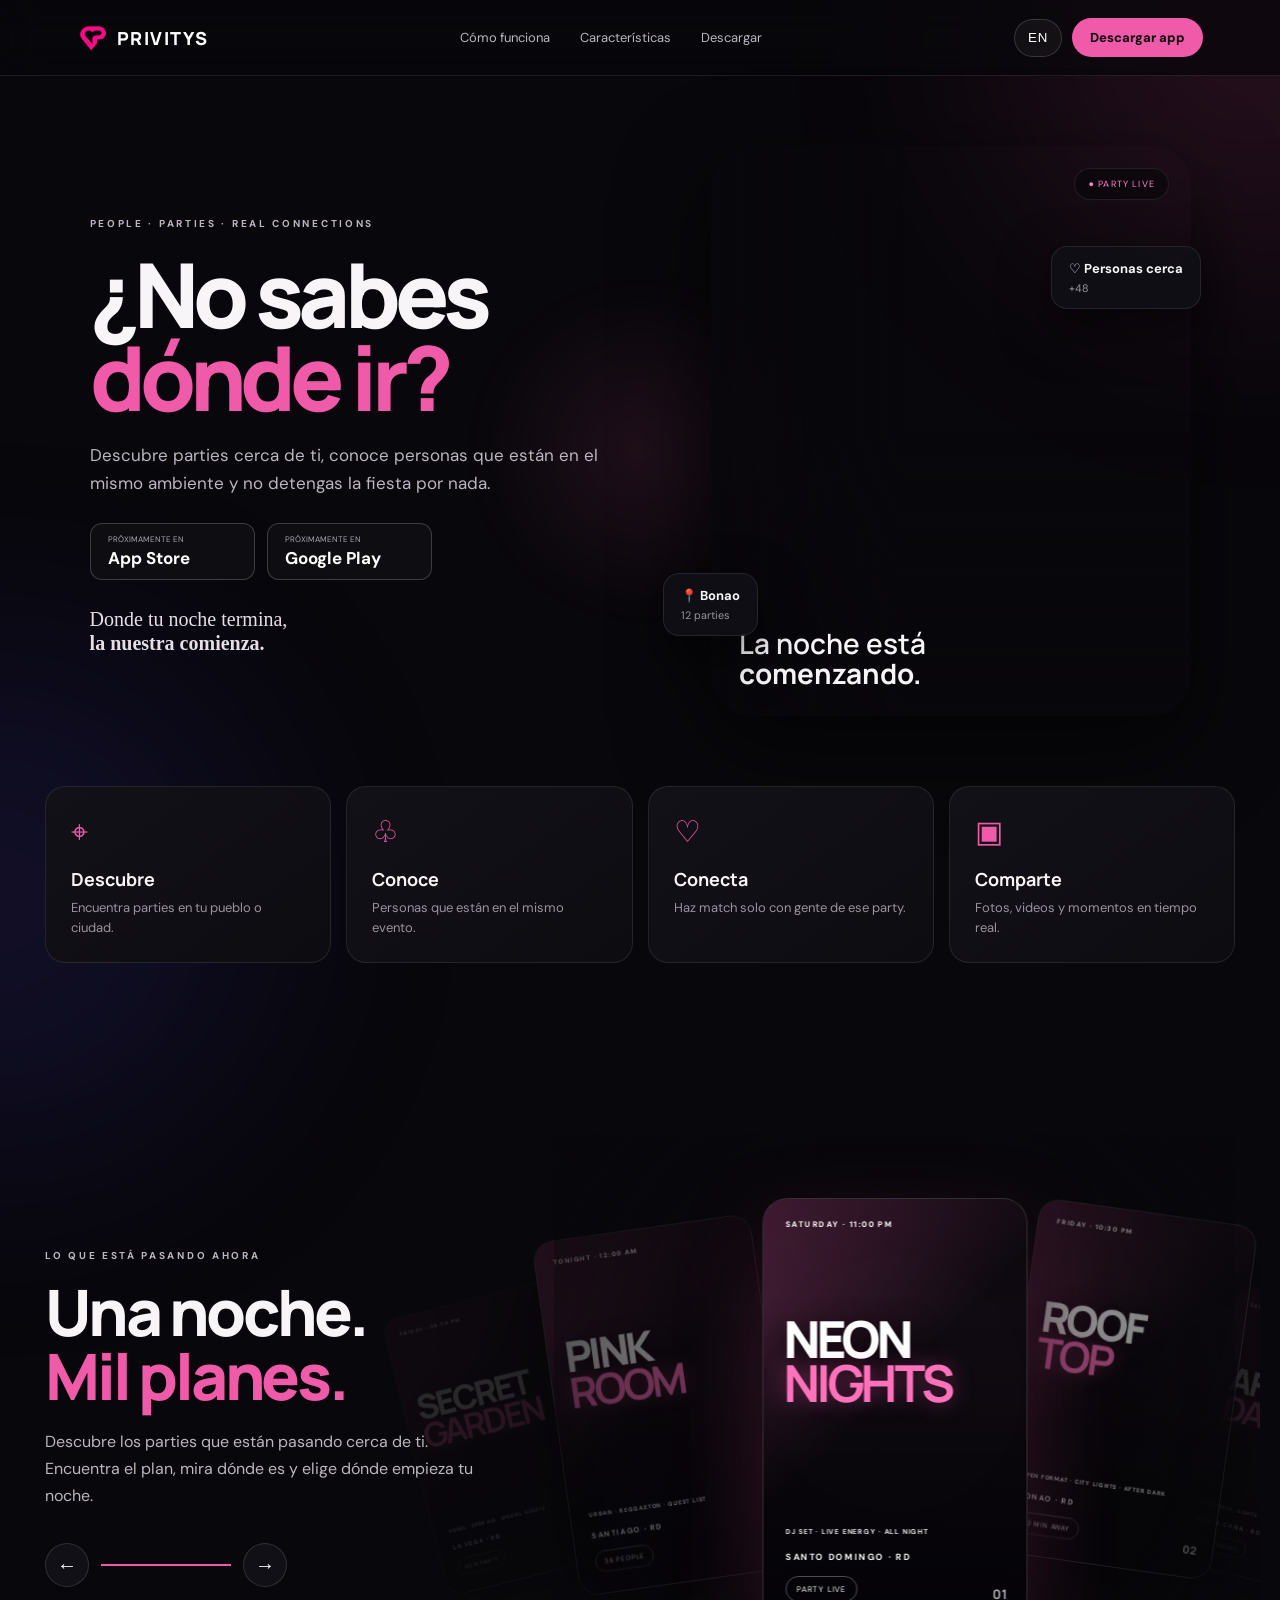
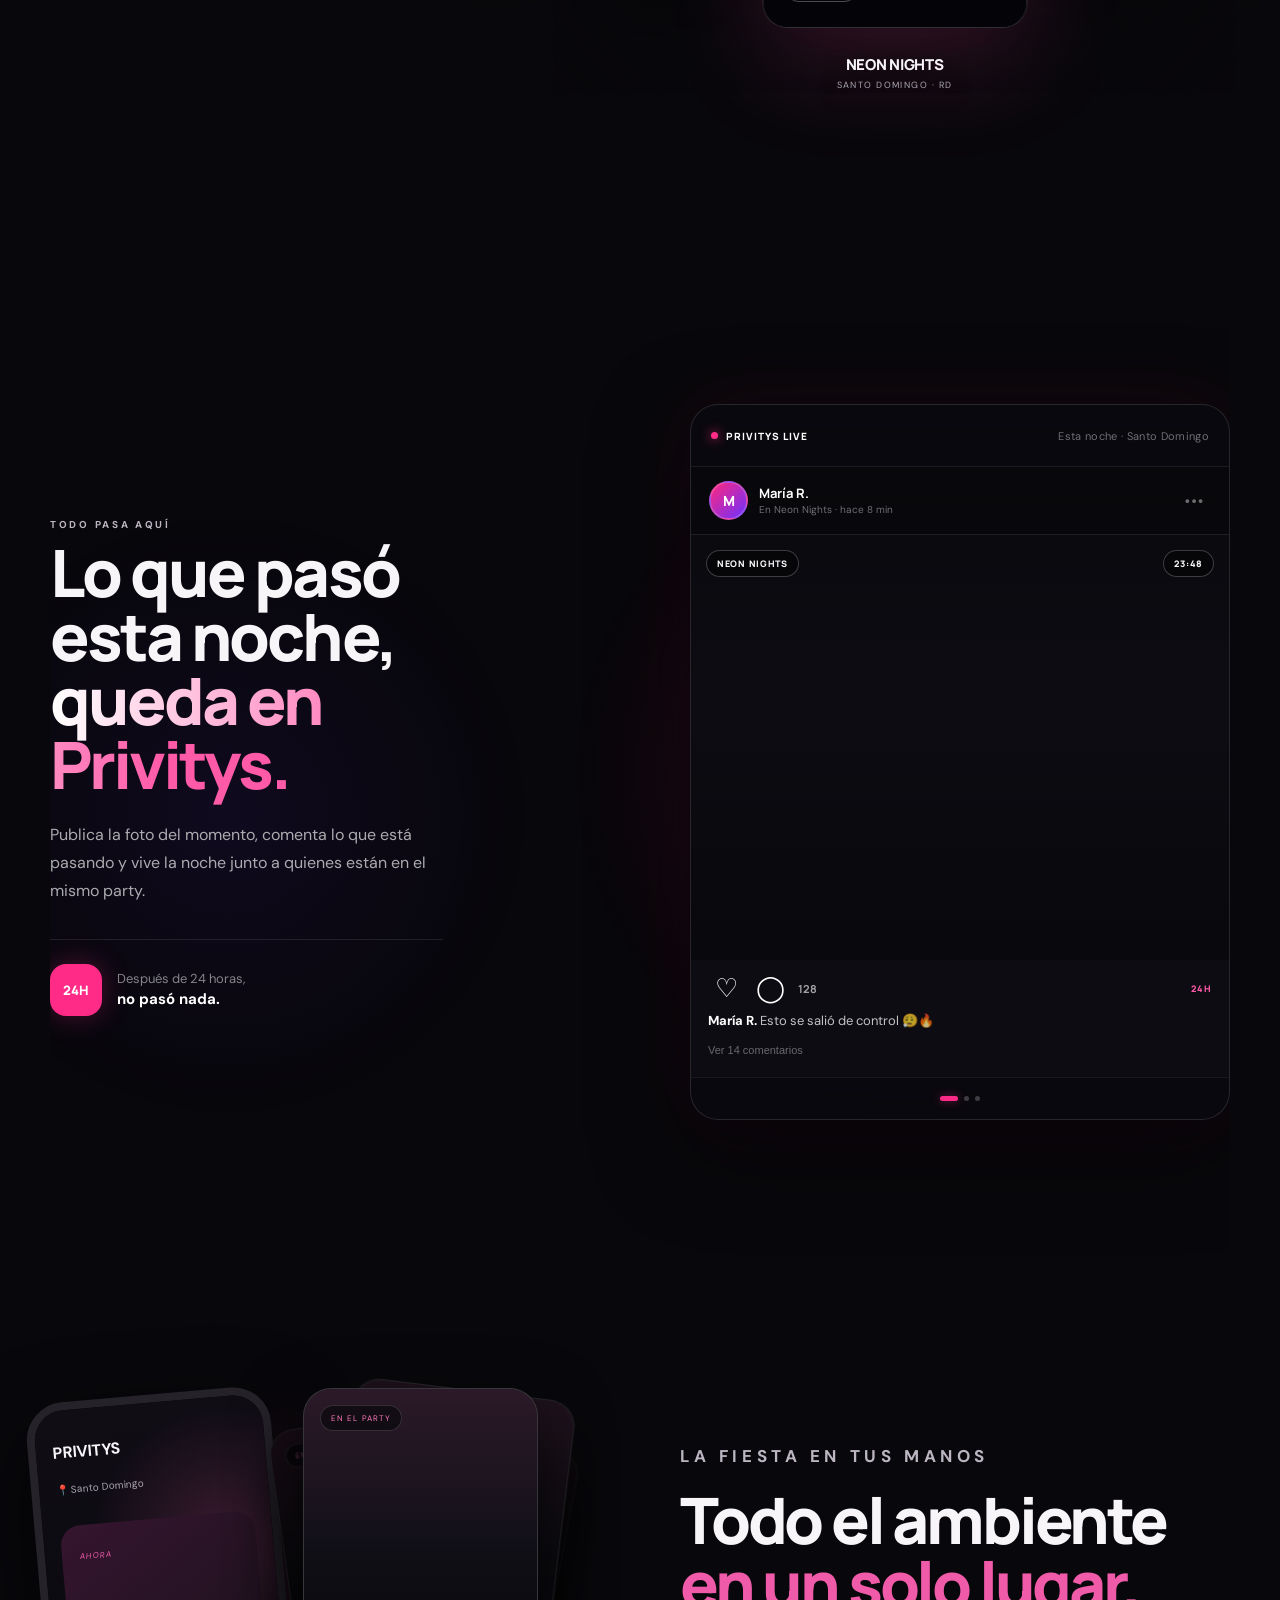
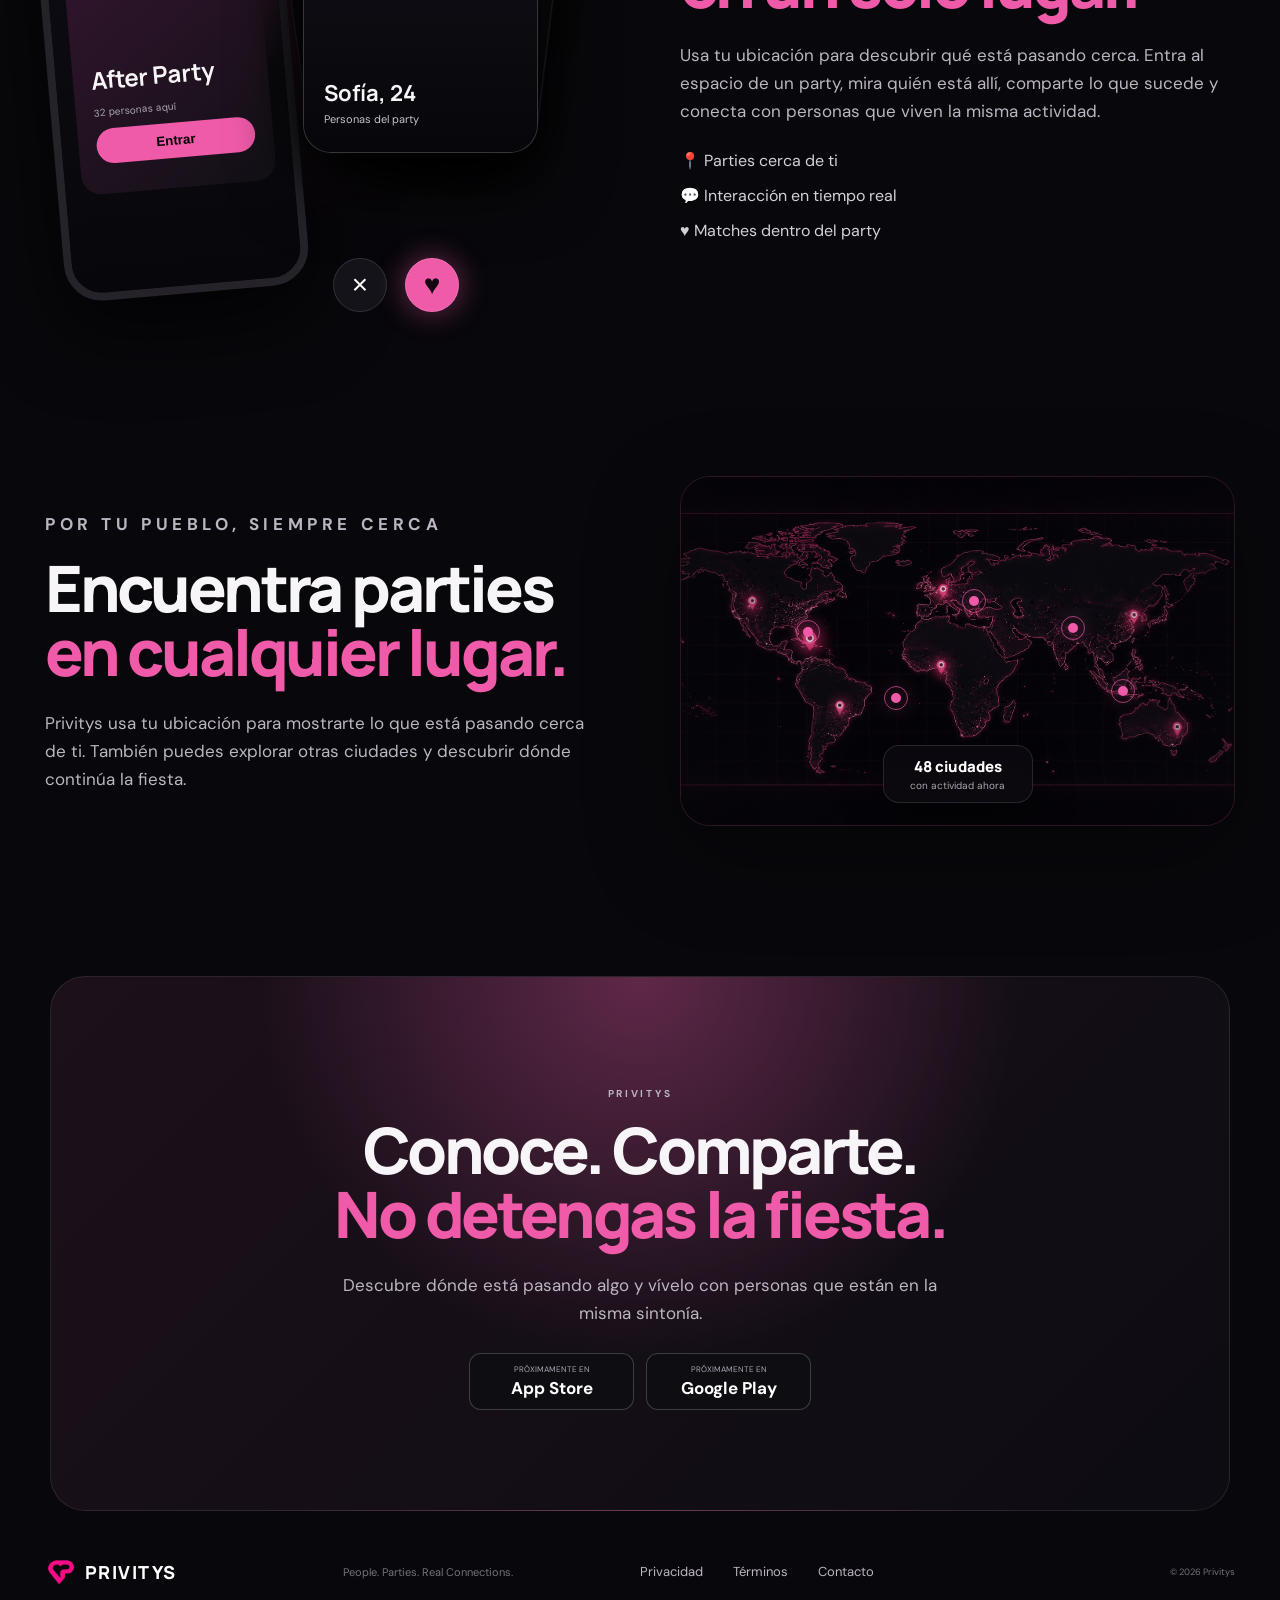
<file: index.html>
<!doctype html>
<html lang="es">
<head>
<meta charset="utf-8"><meta name="viewport" content="width=device-width,initial-scale=1">
<meta name="description" content="Privitys — descubre parties, conoce personas y conecta con gente que está viviendo la misma noche.">
<meta name="theme-color" content="#08070b"><title>Privitys — Donde tu noche termina, la nuestra comienza</title>
<link rel="preconnect" href="https://fonts.googleapis.com"><link rel="preconnect" href="https://fonts.gstatic.com" crossorigin>
<link href="https://fonts.googleapis.com/css2?family=DM+Sans:wght@400;500;600;700&family=Manrope:wght@500;600;700;800&display=swap" rel="stylesheet">
<link rel="stylesheet" href="./styles.css">
</head>
<body class="page-motion">
<div class="cursor-glow" aria-hidden="true"></div><div class="glow g1"></div><div class="glow g2"></div>
<header class="site-header reveal">
  <a class="brand" href="#"><img class="brand-mark" src="./privitys-logo.png" alt="PRIVITYS">PRIVITYS</a>
  <nav><a href="./como-funciona.html">Cómo funciona</a><a href="#features">Características</a><a href="#descargar">Descargar</a></nav>
  <div class="header-actions"><button class="lang-switch" type="button" data-lang-toggle aria-label="Cambiar idioma">EN</button><a class="cta small" href="#descargar">Descargar app</a></div>
</header>
<main>
<section class="hero reveal-section">
  <div class="copy">
    <p class="eyebrow">PEOPLE · PARTIES · REAL CONNECTIONS</p>
    <h1>¿No sabes<br><span>dónde ir?</span></h1>
    <p>Descubre parties cerca de ti, conoce personas que están en el mismo ambiente y no detengas la fiesta por nada.</p>
    <div class="stores" id="descargar"><a class="store" href="#"><small>PRÓXIMAMENTE EN</small><strong>App Store</strong></a><a class="store" href="#"><small>PRÓXIMAMENTE EN</small><strong>Google Play</strong></a></div>
    <div class="tagline">Donde tu noche termina,<br><strong>la nuestra comienza.</strong></div>
  </div>
  <div class="visual">
    <div class="photo"><span class="live">● PARTY LIVE</span><span class="caption">La noche está<br><b>comenzando.</b></span></div>
    <div class="float f1">📍 <b>Bonao</b><small>12 parties</small></div>
    <div class="float f2">♡ <b>Personas cerca</b><small>+48</small></div>
  </div>
</section>
<section class="features reveal-section" id="features">
 <article><i>⌖</i><h3>Descubre</h3><p>Encuentra parties en tu pueblo o ciudad.</p></article>
 <article><i>♧</i><h3>Conoce</h3><p>Personas que están en el mismo evento.</p></article>
 <article><i>♡</i><h3>Conecta</h3><p>Haz match solo con gente de ese party.</p></article>
 <article><i>▣</i><h3>Comparte</h3><p>Fotos, videos y momentos en tiempo real.</p></article>
</section>
<section class="party-flyers reveal-section" id="parties" aria-label="Flyers de parties que están pasando">
  <div class="flyer-copy">
    <p class="eyebrow">LO QUE ESTÁ PASANDO AHORA</p>
    <h2>Una noche.<br><span>Mil planes.</span></h2>
    <p>Descubre los parties que están pasando cerca de ti. Encuentra el plan, mira dónde es y elige dónde empieza tu noche.</p>
    <div class="flyer-controls" aria-label="Controles de flyers">
      <button type="button" id="flyerPrev" aria-label="Flyer anterior">←</button>
      <div class="flyer-progress"><span id="flyerProgressBar"></span></div>
      <button type="button" id="flyerNext" aria-label="Siguiente flyer">→</button>
    </div>
  </div>
  <div class="flyer-stage" id="flyerStage" aria-live="polite">
    <div class="flyer-track" id="flyerTrack">
      <article class="party-flyer flyer-photo" data-title="NEON NIGHTS" data-place="SANTO DOMINGO · RD" style="--flyer-photo:url('https://images.unsplash.com/photo-1514525253161-7a46d19cd819?auto=format&fit=crop&w=900&q=85')">
        <div class="flyer-overlay"></div><span class="flyer-kicker">SATURDAY · 11:00 PM</span><div class="flyer-main">NEON<br><b>NIGHTS</b></div><span class="flyer-line">DJ SET · LIVE ENERGY · ALL NIGHT</span><span class="flyer-place">SANTO DOMINGO · RD</span><span class="flyer-pill">PARTY LIVE</span><span class="flyer-number">01</span>
      </article>
      <article class="party-flyer flyer-photo" data-title="ROOFTOP HEAT" data-place="BONAO · RD" style="--flyer-photo:url('https://images.unsplash.com/photo-1506157786151-b8491531f063?auto=format&fit=crop&w=900&q=85')">
        <div class="flyer-overlay"></div><span class="flyer-kicker">FRIDAY · 10:30 PM</span><div class="flyer-main">ROOF<br><b>TOP</b></div><span class="flyer-line">OPEN FORMAT · CITY LIGHTS · AFTER DARK</span><span class="flyer-place">BONAO · RD</span><span class="flyer-pill">12 MIN AWAY</span><span class="flyer-number">02</span>
      </article>
      <article class="party-flyer flyer-photo" data-title="PINK ROOM" data-place="SANTIAGO · RD" style="--flyer-photo:url('https://images.unsplash.com/photo-1492684223066-81342ee5ff30?auto=format&fit=crop&w=900&q=85')">
        <div class="flyer-overlay"></div><span class="flyer-kicker">TONIGHT · 12:00 AM</span><div class="flyer-main">PINK<br><b>ROOM</b></div><span class="flyer-line">URBAN · REGGAETON · GUEST LIST</span><span class="flyer-place">SANTIAGO · RD</span><span class="flyer-pill">38 PEOPLE</span><span class="flyer-number">03</span>
      </article>
      <article class="party-flyer flyer-photo" data-title="AFTER DARK" data-place="PUNTA CANA · RD" style="--flyer-photo:url('https://images.unsplash.com/photo-1470229722913-7c0e2dbbafd3?auto=format&fit=crop&w=900&q=85')">
        <div class="flyer-overlay"></div><span class="flyer-kicker">SATURDAY · 11:45 PM</span><div class="flyer-main">AFTER<br><b>DARK</b></div><span class="flyer-line">DEEP HOUSE · LIGHTS · DANCEFLOOR</span><span class="flyer-place">PUNTA CANA · RD</span><span class="flyer-pill">HOT TONIGHT</span><span class="flyer-number">04</span>
      </article>
      <article class="party-flyer flyer-photo" data-title="SECRET GARDEN" data-place="LA VEGA · RD" style="--flyer-photo:url('https://images.unsplash.com/photo-1501386761578-eac5c94b800a?auto=format&fit=crop&w=900&q=85')">
        <div class="flyer-overlay"></div><span class="flyer-kicker">FRIDAY · 09:30 PM</span><div class="flyer-main">SECRET<br><b>GARDEN</b></div><span class="flyer-line">HOUSE · OPEN AIR · SPECIAL GUESTS</span><span class="flyer-place">LA VEGA · RD</span><span class="flyer-pill">NEW PARTY</span><span class="flyer-number">05</span>
      </article>
      <article class="party-flyer flyer-photo" data-title="MIDNIGHT" data-place="PUERTO PLATA · RD" style="--flyer-photo:url('https://images.unsplash.com/photo-1493225457124-a3eb161ffa5f?auto=format&fit=crop&w=900&q=85')">
        <div class="flyer-overlay"></div><span class="flyer-kicker">SUNDAY · 10:00 PM</span><div class="flyer-main">MID<br><b>NIGHT</b></div><span class="flyer-line">LIVE DJ · URBAN NIGHTS · NO SLEEP</span><span class="flyer-place">PUERTO PLATA · RD</span><span class="flyer-pill">27 PEOPLE</span><span class="flyer-number">06</span>
      </article>
    </div>
    <div class="flyer-vignette" aria-hidden="true"></div>
    <div class="flyer-caption"><span id="flyerCurrentName">NEON NIGHTS</span><small id="flyerCurrentPlace">SANTO DOMINGO · RD</small></div>
  </div>
</section>

<section class="privitys-feed reveal-section" id="feed" aria-label="Feed de Privitys durante la noche">
  <div class="feed-intro">
    <p class="eyebrow">TODO PASA AQUÍ</p>
    <h2>Lo que pasó esta noche,<br><span>queda en Privitys.</span></h2>
    <p>Publica la foto del momento, comenta lo que está pasando y vive la noche junto a quienes están en el mismo party.</p>
    <div class="feed-rule">
      <span>24H</span>
      <p>Después de 24 horas,<br><strong>no pasó nada.</strong></p>
    </div>
  </div>

  <div class="feed-wrap">
    <div class="feed-topbar">
      <div class="feed-live"><span></span> PRIVITYS LIVE</div>
      <span>Esta noche · Santo Domingo</span>
    </div>

    <div class="feed-posts" id="feedPosts">
      <article class="feed-post">
        <header class="post-head">
          <div class="avatar avatar-a">M</div>
          <div class="post-user"><strong>María R.</strong><span>En Neon Nights · hace 8 min</span></div>
          <button class="post-more" type="button" aria-label="Más opciones">•••</button>
        </header>
        <div class="post-photo" style="background-image:url('https://images.unsplash.com/photo-1516450360452-9312f5e86fc7?auto=format&fit=crop&w=1100&q=88')">
          <span class="post-party">NEON NIGHTS</span>
          <span class="post-time">23:48</span>
        </div>
        <div class="post-body">
          <div class="post-actions">
            <button type="button" class="feed-action like-action" aria-label="Me gusta">♡</button>
            <button type="button" class="feed-action comment-action" aria-label="Comentar">◯</button>
            <span class="post-count">128</span>
            <span class="post-24">24H</span>
          </div>
          <p><strong>María R.</strong> Esto se salió de control 😮‍💨🔥</p>
          <button type="button" class="comments-link">Ver 14 comentarios</button>
        </div>
      </article>

      <article class="feed-post">
        <header class="post-head">
          <div class="avatar avatar-b">J</div>
          <div class="post-user"><strong>Javier M.</strong><span>En Rooftop Heat · hace 14 min</span></div>
          <button class="post-more" type="button" aria-label="Más opciones">•••</button>
        </header>
        <div class="post-photo" style="background-image:url('https://images.unsplash.com/photo-1506157786151-b8491531f063?auto=format&fit=crop&w=1100&q=88')">
          <span class="post-party">ROOFTOP HEAT</span>
          <span class="post-time">00:17</span>
        </div>
        <div class="post-body">
          <div class="post-actions">
            <button type="button" class="feed-action like-action" aria-label="Me gusta">♡</button>
            <button type="button" class="feed-action comment-action" aria-label="Comentar">◯</button>
            <span class="post-count">94</span>
            <span class="post-24">24H</span>
          </div>
          <p><strong>Javier M.</strong> ¿Quién sigue aquí? 👀</p>
          <button type="button" class="comments-link">Ver 9 comentarios</button>
        </div>
      </article>

      <article class="feed-post">
        <header class="post-head">
          <div class="avatar avatar-c">A</div>
          <div class="post-user"><strong>Andrea C.</strong><span>En Pink Room · hace 22 min</span></div>
          <button class="post-more" type="button" aria-label="Más opciones">•••</button>
        </header>
        <div class="post-photo" style="background-image:url('https://images.unsplash.com/photo-1492684223066-81342ee5ff30?auto=format&fit=crop&w=1100&q=88')">
          <span class="post-party">PINK ROOM</span>
          <span class="post-time">00:31</span>
        </div>
        <div class="post-body">
          <div class="post-actions">
            <button type="button" class="feed-action like-action" aria-label="Me gusta">♡</button>
            <button type="button" class="feed-action comment-action" aria-label="Comentar">◯</button>
            <span class="post-count">176</span>
            <span class="post-24">24H</span>
          </div>
          <p><strong>Andrea C.</strong> La mejor parte apenas comienza ✨</p>
          <button type="button" class="comments-link">Ver 21 comentarios</button>
        </div>
      </article>
    </div>

    <div class="feed-dots" aria-hidden="true"><span class="active"></span><span></span><span></span></div>
  </div>
</section>

<section class="split reveal-section" id="como">
 <div class="swipe-showcase" aria-label="Personas del party cambiando automáticamente">
  <div class="showcase-glow"></div>
  <div class="party-phone"><div class="phone-screen"><b>PRIVITYS</b><small>📍 Santo Domingo</small><div class="party-card"><em>AHORA</em><h4>After Party</h4><p>32 personas aquí</p><button type="button">Entrar</button></div></div></div>
  <div class="swipe-stage" id="partySwipeStage">
   <div class="swipe-deck" id="swipeDeck"></div>
   <div class="reaction reaction-heart" id="reactionHeart">♥</div>
   <div class="reaction reaction-x" id="reactionX">×</div>
   <div class="showcase-actions"><button class="showcase-nope" id="showcaseNope" type="button" aria-label="Pasar">×</button><button class="showcase-like" id="showcaseLike" type="button" aria-label="Me gusta">♥</button></div>
  </div>
 </div>
 <div><p class="eyebrow">LA FIESTA EN TUS MANOS</p><h2>Todo el ambiente<br><span>en un solo lugar.</span></h2><p>Usa tu ubicación para descubrir qué está pasando cerca. Entra al espacio de un party, mira quién está allí, comparte lo que sucede y conecta con personas que viven la misma actividad.</p><ul><li>📍 Parties cerca de ti</li><li>💬 Interacción en tiempo real</li><li>♥ Matches dentro del party</li></ul></div>
</section>
<section class="location reveal-section"><div><p class="eyebrow">POR TU PUEBLO, SIEMPRE CERCA</p><h2>Encuentra parties<br><span>en cualquier lugar.</span></h2><p>Privitys usa tu ubicación para mostrarte lo que está pasando cerca de ti. También puedes explorar otras ciudades y descubrir dónde continúa la fiesta.</p></div><div class="map map-world"><img src="./world-map.png" alt="Mapa mundial de Privitys"><span class="map-pulse mp1"></span><span class="map-pulse mp2"></span><span class="map-pulse mp3"></span><span class="map-pulse mp4"></span><span class="map-pulse mp5"></span><div class="map-stat"><strong>48 ciudades</strong><small>con actividad ahora</small></div></div></section>
<section class="final reveal-section"><p class="eyebrow">PRIVITYS</p><h2>Conoce. Comparte.<br><span>No detengas la fiesta.</span></h2><p>Descubre dónde está pasando algo y vívelo con personas que están en la misma sintonía.</p><div class="stores"><a class="store" href="#"><small>PRÓXIMAMENTE EN</small><strong>App Store</strong></a><a class="store" href="#"><small>PRÓXIMAMENTE EN</small><strong>Google Play</strong></a></div></section>
</main>
<footer class="reveal-section"><div class="brand"><img class="brand-mark" src="./privitys-logo.png" alt="PRIVITYS">PRIVITYS</div><span>People. Parties. Real Connections.</span><nav><a href="#">Privacidad</a><a href="#">Términos</a><a href="#">Contacto</a></nav><small>© <span id="year"></span> Privitys</small></footer>
<script src="./app.js"></script>
</body></html>
</file>
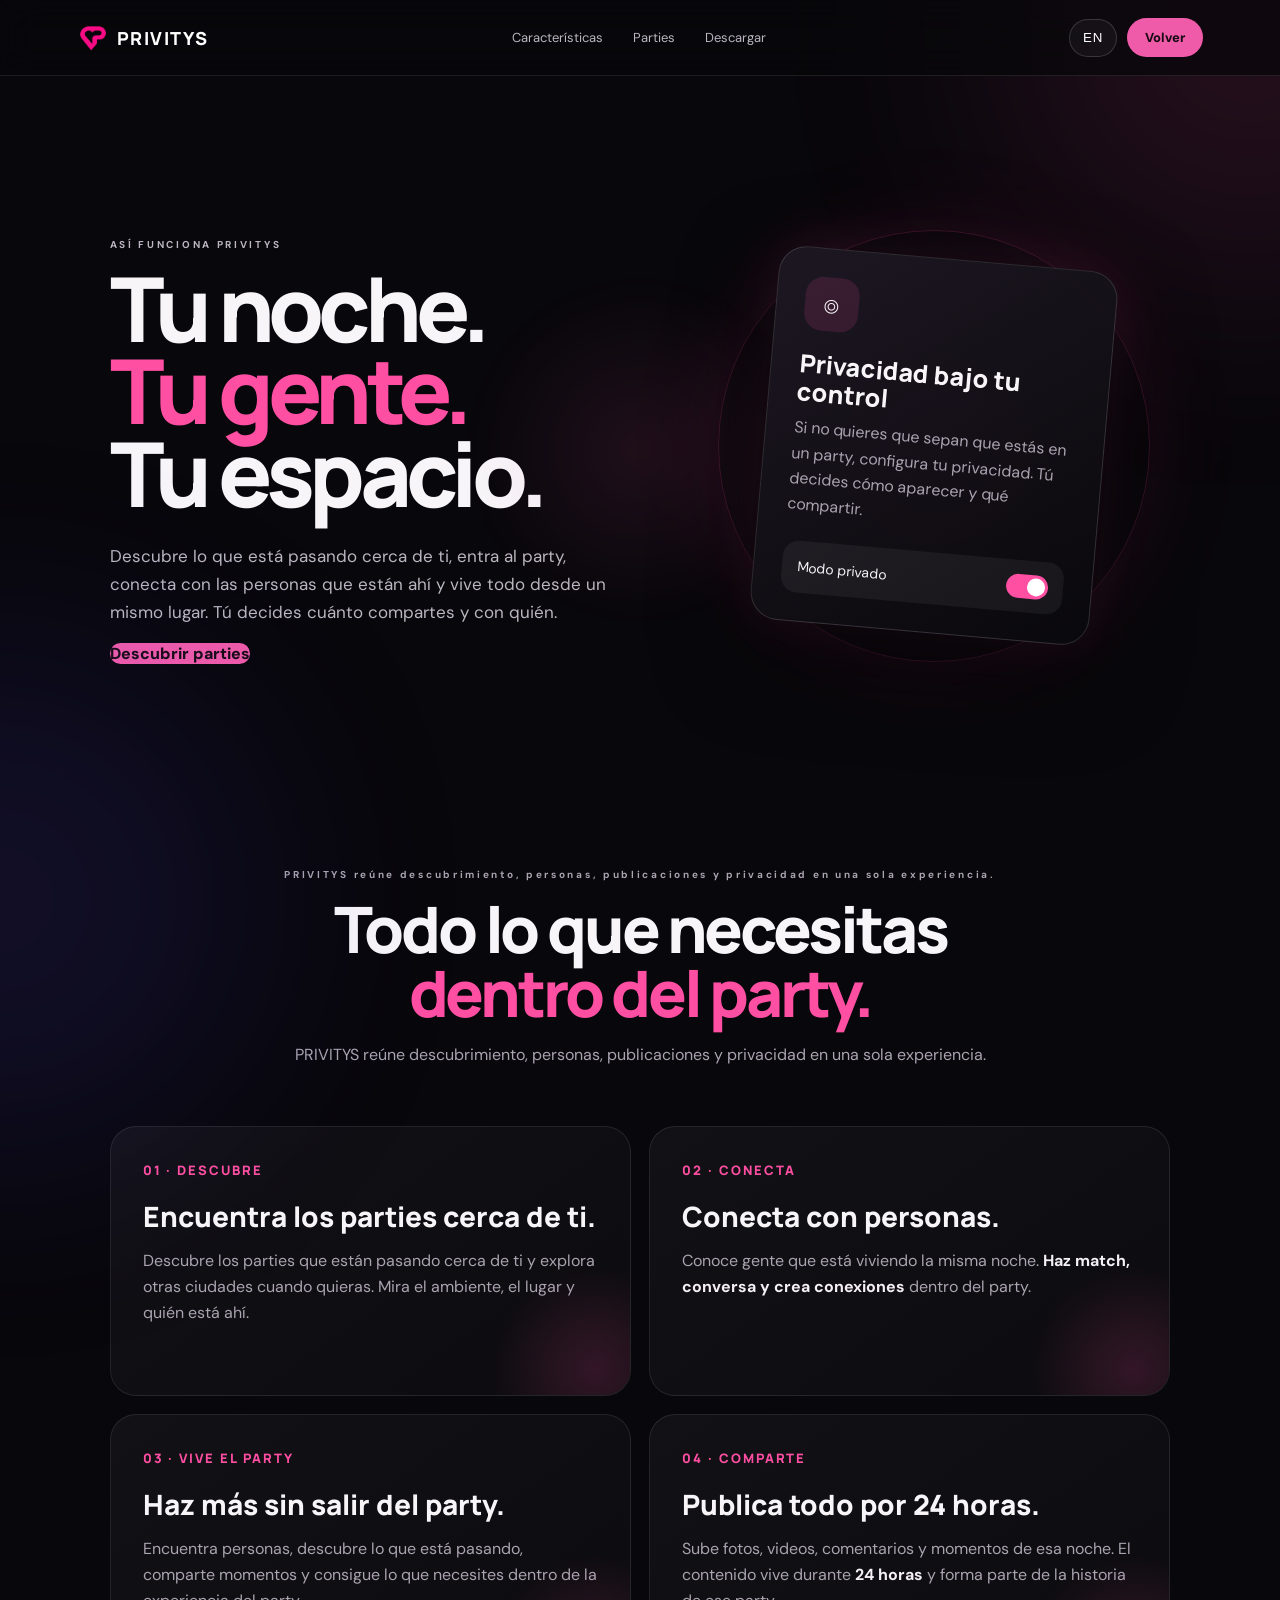
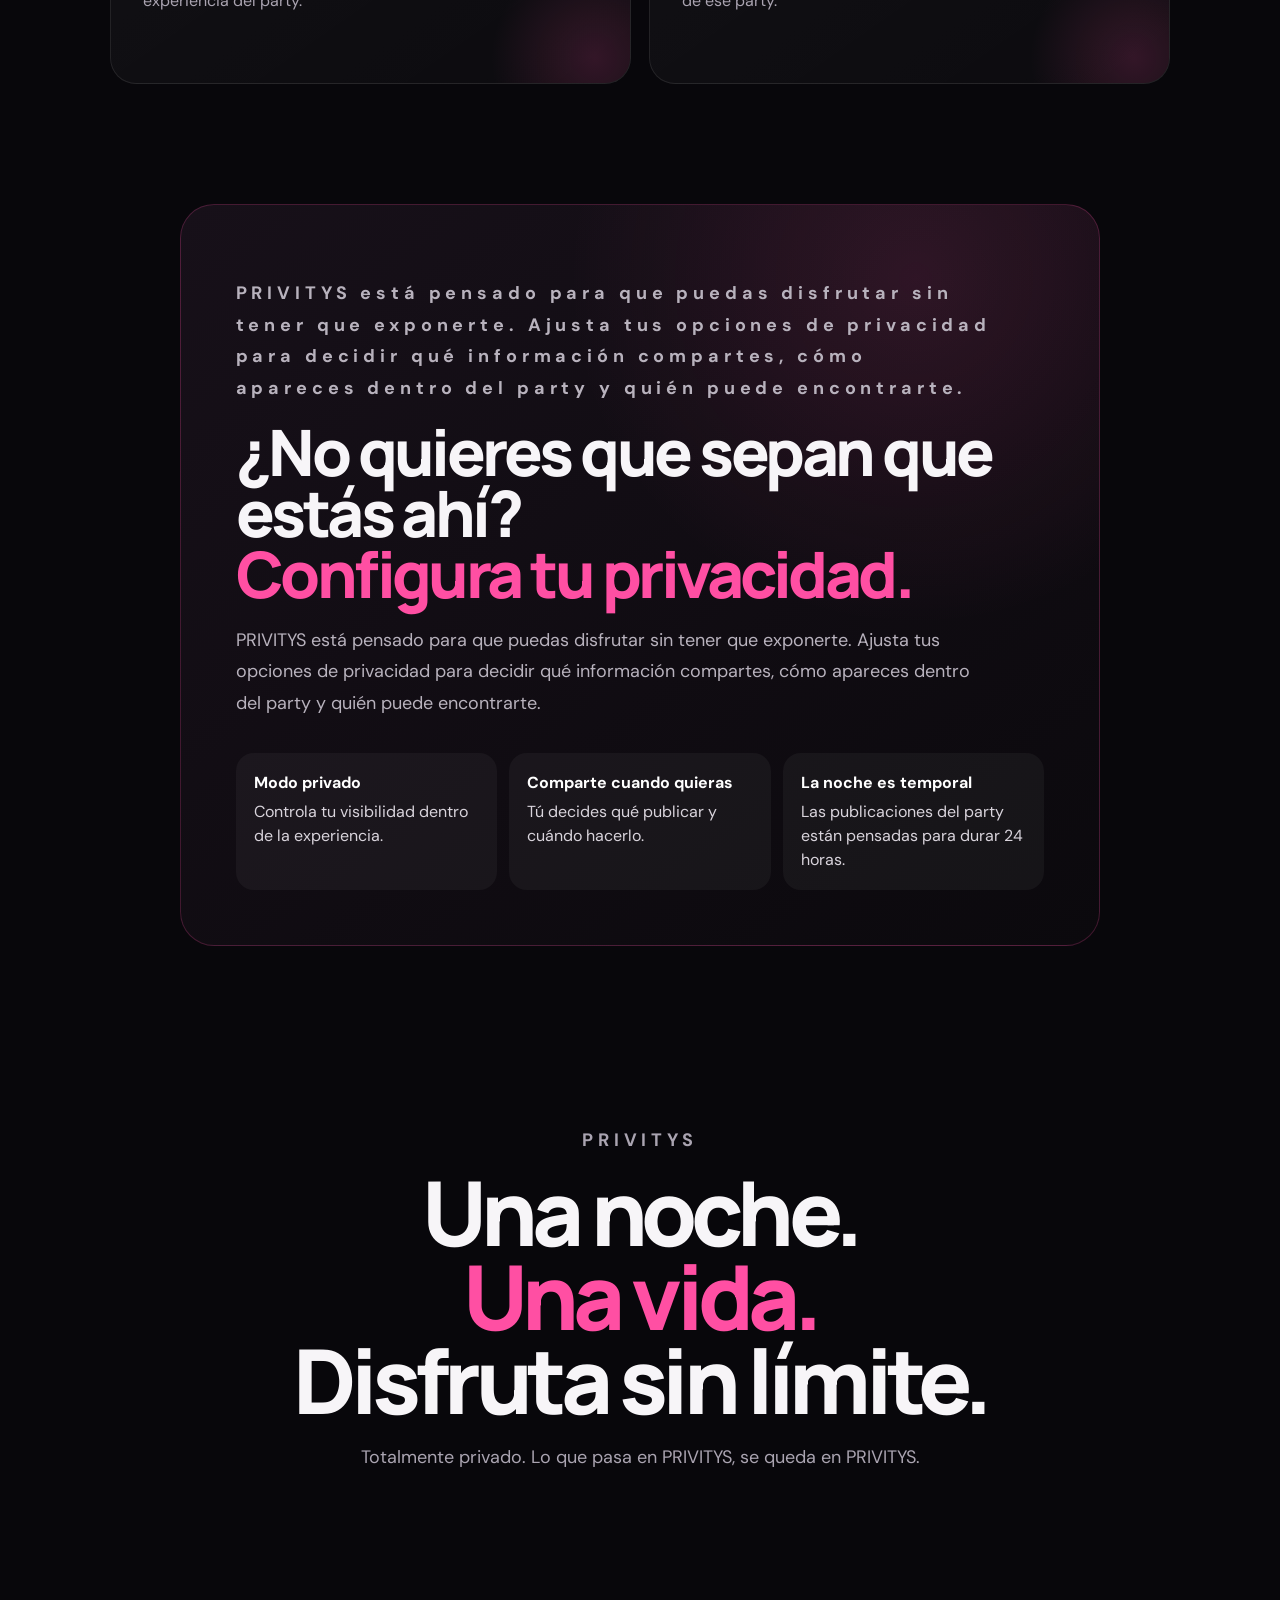
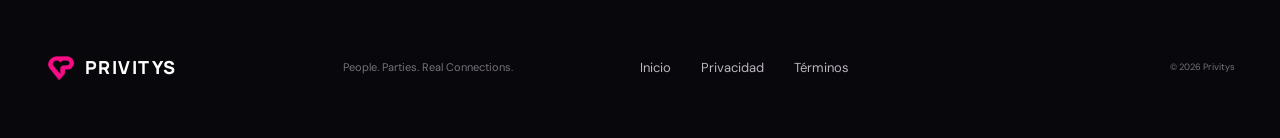
<file: como-funciona.html>
<!doctype html>
<html lang="es">
<head>
<meta charset="utf-8"><meta name="viewport" content="width=device-width,initial-scale=1">
<meta name="description" content="Cómo funciona PRIVITYS: descubre parties, conecta con personas, comparte durante 24 horas y controla tu privacidad.">
<meta name="theme-color" content="#08070b"><title>Cómo funciona — PRIVITYS</title>
<link rel="preconnect" href="https://fonts.googleapis.com"><link rel="preconnect" href="https://fonts.gstatic.com" crossorigin>
<link href="https://fonts.googleapis.com/css2?family=DM+Sans:wght@400;500;600;700&family=Manrope:wght@500;600;700;800&display=swap" rel="stylesheet">
<link rel="stylesheet" href="./styles.css">
</head>
<body class="page-motion how-page">
<div class="cursor-glow" aria-hidden="true"></div><div class="glow g1"></div><div class="glow g2"></div>
<header class="site-header how-header reveal">
  <a class="brand" href="./index.html"><img class="brand-mark" src="./privitys-logo.png" alt="PRIVITYS">PRIVITYS</a>
  <nav><a href="./index.html#features">Características</a><a href="./index.html#parties">Parties</a><a href="./index.html#descargar">Descargar</a></nav>
  <div class="header-actions"><button class="lang-switch" type="button" data-lang-toggle aria-label="Cambiar idioma">EN</button><a class="cta small" href="./index.html">Volver</a></div>
</header>
<main>
<section class="how-hero reveal-section">
  <div class="copy">
    <p class="eyebrow">ASÍ FUNCIONA PRIVITYS</p>
    <h1>Tu noche.<br><span>Tu gente.</span><br>Tu espacio.</h1>
    <p class="lead">Descubre lo que está pasando cerca de ti, entra al party, conecta con las personas que están ahí y vive todo desde un mismo lugar. Tú decides cuánto compartes y con quién.</p>
    <a class="cta" href="./index.html#parties">Descubrir parties <span>→</span></a>
  </div>
  <div class="how-orbit" aria-hidden="true">
    <div class="privacy-card">
      <div class="shield">⌾</div>
      <h3>Privacidad bajo tu control</h3>
      <p>Si no quieres que sepan que estás en un party, configura tu privacidad. Tú decides cómo aparecer y qué compartir.</p>
      <div class="toggle"><span>Modo privado</span><span class="dot"></span></div>
    </div>
  </div>
</section>

<section class="how-steps reveal-section">
  <div class="how-steps-head">
    <p class="eyebrow">UNA APP. TODA LA NOCHE.</p>
    <h2>Todo lo que necesitas<br><span>dentro del party.</span></h2>
    <p>PRIVITYS reúne descubrimiento, personas, publicaciones y privacidad en una sola experiencia.</p>
  </div>
  <div class="how-grid">
    <article class="how-step"><span class="step-num">01 · DESCUBRE</span><h3>Encuentra los parties cerca de ti.</h3><p>Descubre los parties que están pasando cerca de ti y explora otras ciudades cuando quieras. Mira el ambiente, el lugar y quién está ahí.</p></article>
    <article class="how-step"><span class="step-num">02 · CONECTA</span><h3>Conecta con personas.</h3><p>Conoce gente que está viviendo la misma noche. <strong>Haz match, conversa y crea conexiones</strong> dentro del party.</p></article>
    <article class="how-step"><span class="step-num">03 · VIVE EL PARTY</span><h3>Haz más sin salir del party.</h3><p>Encuentra personas, descubre lo que está pasando, comparte momentos y consigue lo que necesites dentro de la experiencia del party.</p></article>
    <article class="how-step"><span class="step-num">04 · COMPARTE</span><h3>Publica todo por 24 horas.</h3><p>Sube fotos, videos, comentarios y momentos de esa noche. El contenido vive durante <strong>24 horas</strong> y forma parte de la historia de ese party.</p></article>
  </div>
</section>

<section class="how-privacy reveal-section">
  <div class="privacy-panel">
    <p class="eyebrow">TÚ TIENES EL CONTROL</p>
    <h2>¿No quieres que sepan que estás ahí?<br><span>Configura tu privacidad.</span></h2>
    <p>PRIVITYS está pensado para que puedas disfrutar sin tener que exponerte. Ajusta tus opciones de privacidad para decidir qué información compartes, cómo apareces dentro del party y quién puede encontrarte.</p>
    <div class="privacy-points">
      <div class="privacy-point"><b>Modo privado</b>Controla tu visibilidad dentro de la experiencia.</div>
      <div class="privacy-point"><b>Comparte cuando quieras</b>Tú decides qué publicar y cuándo hacerlo.</div>
      <div class="privacy-point"><b>La noche es temporal</b>Las publicaciones del party están pensadas para durar 24 horas.</div>
    </div>
  </div>
</section>

<section class="how-mantra reveal-section">
  <p class="eyebrow">PRIVITYS</p>
  <h2>Una noche.<br><span>Una vida.</span><br>Disfruta sin límite.</h2>
  <p>Totalmente privado. Lo que pasa en PRIVITYS, se queda en PRIVITYS.</p>
</section>
</main>
<footer class="reveal-section"><div class="brand"><img class="brand-mark" src="./privitys-logo.png" alt="PRIVITYS">PRIVITYS</div><span>People. Parties. Real Connections.</span><nav><a href="./index.html">Inicio</a><a href="#">Privacidad</a><a href="#">Términos</a></nav><small>© <span id="year"></span> Privitys</small></footer>
<script src="./app.js"></script>
</body>
</html>
</file>
<file: styles.css>
:root{--bg:#08070b;--panel:#111017;--text:#f7f5f8;--muted:#aaa6b2;--pink:#f05ba9;--line:rgba(255,255,255,.09)}*{box-sizing:border-box}html{scroll-behavior:smooth}body{margin:0;background:var(--bg);color:var(--text);font-family:"DM Sans",sans-serif;overflow-x:hidden}.glow{position:fixed;width:500px;height:500px;border-radius:50%;filter:blur(130px);opacity:.13;pointer-events:none}.g1{background:#ed4d9f;right:-220px;top:-220px}.g2{background:#594bff;left:-250px;bottom:-250px}header{height:76px;display:flex;align-items:center;justify-content:space-between;padding:0 clamp(20px,6vw,90px);border-bottom:1px solid var(--line);background:rgba(8,7,11,.72);backdrop-filter:blur(18px);position:relative;z-index:3}.brand{display:flex;align-items:center;gap:9px;color:#fff;text-decoration:none;font:800 18px Manrope;letter-spacing:.08em}.brand-mark{width:31px;height:31px;display:block;object-fit:contain;object-position:center;flex:none}.brand+.brand{}header nav,footer nav{display:flex;gap:30px}header nav a,footer nav a{color:#bbb6c1;text-decoration:none;font-size:13px}.cta{background:var(--pink);color:#160b13;text-decoration:none;border-radius:999px;font-weight:800}.cta.small{padding:11px 18px;font-size:13px}.hero{max-width:1400px;margin:auto;min-height:710px;padding:70px clamp(20px,7vw,105px);display:grid;grid-template-columns:1fr 1fr;gap:45px;align-items:center}.eyebrow{font-size:10px;letter-spacing:.27em;color:#bdb6c2;font-weight:700}.copy h1{font:800 clamp(56px,7vw,100px)/.93 Manrope;letter-spacing:-.065em;margin:22px 0}.copy h1 span,h2 span{color:var(--pink)}.copy>p:not(.eyebrow),.location p,.split>div:last-child>p,.final>p:not(.eyebrow){color:#bbb6c1;line-height:1.65;font-size:17px;max-width:540px}.stores{display:flex;gap:12px;flex-wrap:wrap;margin-top:26px}.store{min-width:165px;padding:10px 17px;border:1px solid rgba(255,255,255,.2);border-radius:12px;background:#0e0d12;color:#fff;text-decoration:none;display:flex;flex-direction:column}.store small{font-size:8px;color:#aaa6b2}.store strong{font-size:17px;margin-top:3px}.tagline{font:20px/1.2 cursive;color:#e6dfe6;margin-top:27px}.visual{height:570px;position:relative}.photo{position:absolute;inset:0 0 0 9%;border-radius:40px;background:linear-gradient(90deg,#08070b 0%,transparent 40%),linear-gradient(0deg,rgba(8,7,11,.72),transparent 50%),url("https://images.unsplash.com/photo-1516450360452-9312f5e86fc7?auto=format&fit=crop&w=1200&q=85") center/cover;box-shadow:0 30px 90px rgba(0,0,0,.6);overflow:hidden}.live{position:absolute;right:22px;top:22px;background:rgba(8,7,11,.65);border:1px solid var(--line);padding:9px 13px;border-radius:999px;color:#ff82c3;font-size:9px;letter-spacing:.13em}.caption{position:absolute;left:28px;bottom:28px;font:600 28px/1.05 Manrope}.float{position:absolute;padding:13px 17px;background:rgba(17,16,23,.9);border:1px solid var(--line);border-radius:16px;backdrop-filter:blur(16px);box-shadow:0 18px 50px #0008;font-size:13px}.float small{display:block;color:#99939f;margin-top:4px}.f1{left:0;bottom:80px}.f2{right:-10px;top:100px}.features{max-width:1240px;margin:auto;padding:0 25px 100px;display:grid;grid-template-columns:repeat(4,1fr);gap:15px}.features article{padding:25px;border:1px solid var(--line);border-radius:20px;background:linear-gradient(145deg,#131118,#0d0c11)}.features i{font-style:normal;color:var(--pink);font-size:30px}.features h3{font:700 18px Manrope;margin:16px 0 7px}.features p{font-size:13px;color:#99939f;line-height:1.5;margin:0}.split,.location{max-width:1240px;margin:auto;padding:70px 25px 130px;display:grid;grid-template-columns:1fr 1fr;gap:80px;align-items:center}.phones{height:550px;position:relative}.phone{position:absolute;width:245px;height:500px;border:8px solid #25222a;border-radius:38px;background:#050508;box-shadow:0 30px 80px #000b;overflow:hidden}.phone.a{left:7%;top:15px;transform:rotate(-5deg)}.phone.b{right:7%;top:50px;transform:rotate(6deg)}.screen{height:100%;padding:32px 17px;background:radial-gradient(circle at 80% 30%,#f05ba933,transparent 35%),linear-gradient(#100d15,#07070b)}.screen>small{display:block;color:#aaa6b2;font-size:10px;margin-top:20px}.party{margin-top:30px;padding:18px;border-radius:20px;background:linear-gradient(145deg,#35152f,#121016);height:270px}.party em{font-size:8px;color:var(--pink);letter-spacing:.15em}.party h4{font:700 24px Manrope;margin:100px 0 5px}.party p{font-size:10px;color:#aaa6b2}.party button{width:100%;border:0;border-radius:99px;background:var(--pink);padding:10px;font-weight:800}.match{text-align:center}.match h4{margin-top:70px}.profile{height:180px;width:130px;margin:20px auto;border-radius:22px;background:linear-gradient(145deg,#3a2532,#151119);display:grid;place-items:center;color:var(--pink);font-size:55px}.actions{display:flex;justify-content:center;gap:20px;margin-top:20px}.actions button{width:45px;height:45px;border-radius:50%;border:1px solid var(--line);background:#15131a;color:#fff;font-size:22px}.actions button:last-child{color:var(--pink)}h2{font:800 clamp(40px,5vw,64px)/1 Manrope;letter-spacing:-.05em;margin:18px 0 25px}.split ul{list-style:none;padding:0;margin-top:25px}.split li{margin:14px 0;color:#d4d0d7}.location{padding-top:20px}.map{height:350px;border:1px solid var(--line);border-radius:30px;position:relative;overflow:hidden;background:#0c0b10;background-image:linear-gradient(rgba(240,91,169,.13) 1px,transparent 1px),linear-gradient(90deg,rgba(240,91,169,.13) 1px,transparent 1px);background-size:55px 55px;transform:none}.pin{position:absolute;background:#111017e8;border:1px solid #f05ba955;padding:8px 11px;border-radius:999px;font-size:11px}.p1{left:18%;top:20%}.p2{left:44%;top:37%}.p3{left:27%;bottom:20%}.p4{right:10%;top:30%}.map>b{position:absolute;left:50%;top:55%;transform:translate(-50%,-50%);padding:13px 18px;border-radius:999px;background:var(--pink);color:#150a11;font-size:12px}.final{max-width:1180px;margin:20px auto 0;padding:100px 25px;text-align:center;border:1px solid var(--line);border-radius:35px;background:radial-gradient(circle at 50% 0,#f05ba955,transparent 48%),linear-gradient(135deg,#1c101b,#0d0c12)}.final>p:not(.eyebrow){margin:0 auto;max-width:600px}.final .stores{justify-content:center}footer{max-width:1240px;margin:auto;padding:45px 25px 55px;display:grid;grid-template-columns:1fr 1fr 1fr 1fr;align-items:center;color:#77727e;font-size:11px}footer small{text-align:right}@media(max-width:850px){header nav{display:none}.hero,.split,.location{grid-template-columns:1fr}.hero{padding-top:45px}.visual{height:460px}.features{grid-template-columns:1fr 1fr}.location{gap:35px}footer{grid-template-columns:1fr;gap:18px;text-align:center}footer small{text-align:center}footer nav{justify-content:center}}@media(max-width:520px){header{padding:0 18px}.cta.small{padding:9px 13px}.hero{padding:40px 20px}.copy h1{font-size:53px}.visual{height:410px}.photo{left:0}.float{display:none}.features{grid-template-columns:1fr;padding:0 20px 70px}.split,.location{padding-left:20px;padding-right:20px}.phones{height:480px}.phone{width:205px;height:425px}.phone.a{left:0}.phone.b{right:0}.profile{width:110px;height:145px}.party{height:235px}.party h4{margin-top:70px}.final{border-radius:0}.stores{justify-content:center}.store{min-width:145px}}

/* Continuous people swipe showcase */
.swipe-showcase{height:570px;position:relative;isolation:isolate}.showcase-glow{position:absolute;width:450px;height:450px;left:0;top:5%;border-radius:50%;background:radial-gradient(circle,rgba(240,91,169,.22),transparent 68%);filter:blur(18px);pointer-events:none}.swipe-showcase .party-phone{position:absolute;width:245px;height:500px;border:8px solid #25222a;border-radius:38px;background:#050508;box-shadow:0 30px 80px #000b;overflow:hidden;left:0;top:38px;transform:rotate(-5deg);z-index:1}.swipe-showcase .phone-screen{height:100%;padding:32px 17px;background:radial-gradient(circle at 80% 30%,#f05ba933,transparent 35%),linear-gradient(#100d15,#07070b)}.swipe-showcase .phone-screen>small{display:block;color:#aaa6b2;font-size:10px;margin-top:20px}.swipe-showcase .party-card{margin-top:30px;padding:18px;border-radius:20px;background:linear-gradient(145deg,#35152f,#121016);height:270px}.swipe-showcase .party-card em{font-size:8px;color:var(--pink);letter-spacing:.15em}.swipe-showcase .party-card h4{font:700 24px Manrope;margin:100px 0 5px}.swipe-showcase .party-card p{font-size:10px;color:#aaa6b2}.swipe-showcase .party-card button{width:100%;border:0;border-radius:99px;background:var(--pink);padding:10px;font-weight:800}.swipe-stage{position:absolute;right:0;top:20px;width:315px;height:540px;z-index:3;perspective:1000px;touch-action:pan-y}.swipe-deck{position:absolute;inset:0}.deck-card{position:absolute;left:18px;top:12px;width:235px;height:365px;border-radius:28px;overflow:hidden;border:1px solid rgba(255,255,255,.16);background:#111017;box-shadow:0 30px 70px #000b;will-change:transform,opacity;transition:transform .58s cubic-bezier(.2,.8,.2,1),opacity .58s ease}.deck-card:nth-child(1){z-index:5;transform:translate3d(0,0,0) rotate(0)}.deck-card:nth-child(2){z-index:4;transform:translate3d(25px,-9px,0) rotate(7deg) scale(.95);filter:brightness(.72)}.deck-card:nth-child(3){z-index:3;transform:translate3d(-26px,10px,0) rotate(-8deg) scale(.90);filter:brightness(.52)}.deck-card:nth-child(4){z-index:2;transform:translate3d(34px,17px,0) rotate(11deg) scale(.85);filter:brightness(.36)}.deck-card.leave-like{transform:translate3d(340px,-20px,0) rotate(25deg) scale(.9)!important;opacity:0}.deck-card.leave-nope{transform:translate3d(-340px,20px,0) rotate(-25deg) scale(.9)!important;opacity:0}.profile-photo{position:absolute;inset:0;background-position:center;background-size:cover}.profile-shade{position:absolute;inset:0;background:linear-gradient(0deg,rgba(6,5,9,.94),rgba(6,5,9,.02) 62%),linear-gradient(180deg,rgba(240,91,169,.12),transparent 45%)}.profile-meta{position:absolute;left:20px;right:20px;bottom:26px;display:flex;flex-direction:column;gap:4px}.profile-meta strong{font:700 22px Manrope}.profile-meta span{font-size:11px;color:#c7c2cb}.card-badge{position:absolute;left:16px;top:16px;padding:7px 10px;border-radius:999px;background:rgba(10,8,13,.68);border:1px solid rgba(255,255,255,.14);font-size:8px;letter-spacing:.14em;color:#ff7abc}.reaction{position:absolute;z-index:12;top:155px;font:800 68px Manrope;opacity:0;pointer-events:none;text-shadow:0 0 35px currentColor}.reaction-heart{right:8px;color:var(--pink)}.reaction-x{left:10px;color:#fff}.reaction.show{animation:reactionPop .7s cubic-bezier(.2,.8,.2,1) forwards}.showcase-actions{position:absolute;z-index:14;left:48px;bottom:4px;display:flex;gap:18px}.showcase-actions button{width:54px;height:54px;border-radius:50%;border:1px solid rgba(255,255,255,.12);background:#15131a;color:#fff;font-size:28px;cursor:pointer}.showcase-actions .showcase-like{background:var(--pink);color:#130811;box-shadow:0 0 30px rgba(240,91,169,.45)}.showcase-actions button:active{transform:scale(.94)}
@keyframes reactionPop{0%{opacity:0;transform:scale(.35) translateY(20px)}22%{opacity:1;transform:scale(1.15) translateY(0)}70%{opacity:1;transform:scale(1) translateY(-10px)}100%{opacity:0;transform:scale(1.35) translateY(-35px)}}
@media(max-width:850px){.swipe-showcase{height:520px}.swipe-showcase .party-phone{width:220px;height:450px}.swipe-stage{right:-10px;transform:scale(.9);transform-origin:top right}}
@media(max-width:520px){.swipe-showcase{height:430px}.swipe-showcase .party-phone{width:185px;height:380px;top:28px}.swipe-showcase .party-card{height:210px}.swipe-showcase .party-card h4{margin-top:65px}.swipe-stage{right:-48px;top:5px;transform:scale(.76);transform-origin:top right}.reaction{top:130px}}

/* World map discovery section */
.map-world{height:350px;background:#09080d;border:1px solid rgba(240,91,169,.16);box-shadow:0 30px 90px rgba(0,0,0,.35);position:relative;overflow:hidden}
.map-world>img{position:absolute;inset:0;width:100%;height:100%;object-fit:cover;object-position:center;opacity:.82;filter:saturate(.95) contrast(1.04)}
.map-world:after{content:"";position:absolute;inset:0;background:radial-gradient(circle at 50% 50%,transparent 38%,rgba(8,7,11,.35) 100%);pointer-events:none}
.map-pulse{position:absolute;width:10px;height:10px;border-radius:50%;background:var(--pink);box-shadow:0 0 0 0 rgba(240,91,169,.7),0 0 22px rgba(240,91,169,.9);animation:mapPulse 2.2s infinite;z-index:2}
.map-pulse:after{content:"";position:absolute;inset:-7px;border:1px solid rgba(240,91,169,.65);border-radius:50%;animation:mapRing 2.2s infinite}
.mp1{left:22%;top:43%;animation-delay:0s}.mp2{left:38%;top:62%;animation-delay:.4s}.mp3{left:52%;top:34%;animation-delay:.8s}.mp4{left:70%;top:42%;animation-delay:1.2s}.mp5{left:79%;top:60%;animation-delay:1.6s}
.map-stat{position:absolute;z-index:4;left:50%;bottom:22px;transform:translateX(-50%);min-width:150px;padding:10px 18px;border:1px solid rgba(255,255,255,.12);border-radius:16px;background:rgba(12,10,16,.86);backdrop-filter:blur(14px);text-align:center;box-shadow:0 16px 40px rgba(0,0,0,.45)}
.map-stat strong{display:block;font:800 15px Manrope;color:#fff}.map-stat small{display:block;margin-top:2px;color:#aaa6b2;font-size:10px}
@keyframes mapPulse{0%,100%{transform:scale(.85);box-shadow:0 0 0 0 rgba(240,91,169,.65),0 0 20px rgba(240,91,169,.8)}50%{transform:scale(1.15);box-shadow:0 0 0 10px rgba(240,91,169,0),0 0 28px rgba(240,91,169,1)}}
@keyframes mapRing{0%{transform:scale(.5);opacity:.9}100%{transform:scale(1.8);opacity:0}}
@media(max-width:520px){.map-world{height:280px}.map-stat{bottom:14px}.map-pulse{width:8px;height:8px}}


/* PRIVITYS motion system */
html{scroll-behavior:smooth}
body.page-motion{--mx:50%;--my:50%}
.cursor-glow{position:fixed;z-index:0;width:360px;height:360px;border-radius:50%;pointer-events:none;background:radial-gradient(circle,rgba(240,91,169,.10),transparent 68%);transform:translate(-50%,-50%);left:var(--mx);top:var(--my);filter:blur(8px);transition:left .25s ease-out,top .25s ease-out}
.site-header,.hero,.features,.split,.location,.final,footer{position:relative;z-index:1}
.reveal-section,.site-header{opacity:0;transform:translateY(28px);transition:opacity .8s ease,transform .9s cubic-bezier(.2,.75,.2,1)}
.reveal-section.is-visible,.site-header.is-visible{opacity:1;transform:none}
.hero .copy{animation:heroCopyIn 1s .15s both cubic-bezier(.2,.75,.2,1)}
.hero .visual{animation:heroVisualIn 1.15s .05s both cubic-bezier(.2,.75,.2,1)}
.photo{animation:photoBreath 8s ease-in-out infinite alternate,photoZoom 12s ease-in-out infinite alternate}
.float{animation:floatY 4s ease-in-out infinite}
.f1{animation-delay:-1.4s}.f2{animation-delay:-2.7s}
.store{transition:transform .3s ease,background .3s ease,border-color .3s ease,box-shadow .3s ease}
.store:hover{transform:translateY(-5px);border-color:rgba(240,91,169,.55);background:#17121a;box-shadow:0 12px 35px rgba(240,91,169,.14)}
.features article{position:relative;overflow:hidden;transition:transform .45s cubic-bezier(.2,.8,.2,1),border-color .35s ease,box-shadow .35s ease}
.features article:before{content:"";position:absolute;width:160px;height:160px;border-radius:50%;left:50%;top:0;transform:translate(-50%,-70%);background:radial-gradient(circle,rgba(240,91,169,.18),transparent 70%);opacity:0;transition:opacity .4s ease}
.features article:hover{transform:translateY(-9px);border-color:rgba(240,91,169,.38);box-shadow:0 22px 60px rgba(0,0,0,.35)}
.features article:hover:before{opacity:1}
.features article i{display:inline-block;transition:transform .4s ease}
.features article:hover i{transform:translateY(-4px) scale(1.08) rotate(-5deg)}
.tagline strong{display:inline-block;animation:taglinePulse 3s ease-in-out infinite}
.swipe-showcase{animation:showcaseFloat 6s ease-in-out infinite}
.swipe-stage .deck-card{animation:cardIdle 3.5s ease-in-out infinite}
.swipe-stage .deck-card:nth-child(2){animation-delay:-1.1s}.swipe-stage .deck-card:nth-child(3){animation-delay:-2s}.swipe-stage .deck-card:nth-child(4){animation-delay:-2.8s}
.swipe-stage:hover .deck-card{animation-play-state:paused}
.map-world{animation:mapFloat 7s ease-in-out infinite}
.map-world>img{animation:mapDrift 14s ease-in-out infinite alternate;transform-origin:center}
.map-stat{animation:statFloat 3.5s ease-in-out infinite}
.final h2 span{display:inline-block;animation:accentBreath 3s ease-in-out infinite}
@keyframes heroCopyIn{from{opacity:0;transform:translateX(-35px)}to{opacity:1;transform:none}}
@keyframes heroVisualIn{from{opacity:0;transform:translateX(35px) scale(.97)}to{opacity:1;transform:none}}
@keyframes photoBreath{from{transform:scale(1.01) translate3d(0,0,0)}to{transform:scale(1.045) translate3d(-7px,-4px,0)}}
@keyframes photoZoom{from{background-position:50% 50%}to{background-position:54% 47%}}
@keyframes floatY{0%,100%{transform:translate3d(0,0,0) rotate(0)}50%{transform:translate3d(0,-12px,0) rotate(1deg)}}
@keyframes showcaseFloat{0%,100%{transform:translateY(0)}50%{transform:translateY(-7px)}}
@keyframes cardIdle{0%,100%{filter:brightness(1)}50%{filter:brightness(1.07)}}
@keyframes mapFloat{0%,100%{transform:translateY(0)}50%{transform:translateY(-6px)}}
@keyframes mapDrift{from{transform:scale(1.02) translate3d(0,0,0)}to{transform:scale(1.07) translate3d(-1.5%,1%,0)}}
@keyframes statFloat{0%,100%{transform:translate(-50%,0)}50%{transform:translate(-50%,-7px)}}
@keyframes taglinePulse{0%,100%{text-shadow:0 0 0 rgba(240,91,169,0)}50%{text-shadow:0 0 22px rgba(240,91,169,.3)}}
@keyframes accentBreath{0%,100%{text-shadow:0 0 0 rgba(240,91,169,0)}50%{text-shadow:0 0 28px rgba(240,91,169,.22)}}
@media (prefers-reduced-motion:reduce){*,*:before,*:after{animation-duration:.001ms!important;animation-iteration-count:1!important;scroll-behavior:auto!important;transition-duration:.001ms!important}.cursor-glow{display:none}}
@media(max-width:850px){.cursor-glow{display:none}.swipe-showcase{animation:none}.map-world{animation:none}}

/* PARTY FLYER STREAM — continuous flyer-to-flyer transition */
.party-flyers{max-width:1240px;margin:auto;padding:70px 25px 145px;display:grid;grid-template-columns:.8fr 1.2fr;gap:55px;align-items:center;min-height:690px;overflow:hidden}
.flyer-copy{position:relative;z-index:5}.flyer-copy>p:not(.eyebrow){color:#bbb6c1;line-height:1.7;font-size:16px;max-width:430px}.flyer-copy h2{margin-bottom:20px}
.flyer-controls{display:flex;align-items:center;gap:12px;margin-top:34px}.flyer-controls button{width:44px;height:44px;border-radius:50%;border:1px solid rgba(255,255,255,.13);background:#121017;color:#fff;font-size:20px;cursor:pointer;transition:transform .25s ease,border-color .25s ease,background .25s ease}.flyer-controls button:hover{transform:translateY(-3px);border-color:rgba(240,91,169,.55);background:#19131b}.flyer-progress{width:130px;height:2px;background:rgba(255,255,255,.12);overflow:hidden}.flyer-progress span{display:block;width:0;height:100%;background:var(--pink);box-shadow:0 0 12px rgba(240,91,169,.8)}
.flyer-stage{position:relative;height:560px;min-width:0;perspective:1200px;isolation:isolate;touch-action:pan-y;overflow:visible}.flyer-stage:before{content:"";position:absolute;left:50%;top:50%;width:470px;height:470px;transform:translate(-50%,-50%);background:radial-gradient(circle,rgba(240,91,169,.18),transparent 67%);filter:blur(25px);z-index:-2}.flyer-track{position:absolute;inset:0;transform-style:preserve-3d}
.party-flyer{--flyer-x:0px;--flyer-y:0px;--flyer-r:0deg;--flyer-s:1;--flyer-o:1;position:absolute;left:50%;top:50%;width:265px;height:430px;transform:translate3d(calc(-50% + var(--flyer-x)),calc(-50% + var(--flyer-y)),0) rotate(var(--flyer-r)) scale(var(--flyer-s));opacity:var(--flyer-o);border-radius:25px;overflow:hidden;border:1px solid rgba(255,255,255,.16);box-shadow:0 34px 85px rgba(0,0,0,.62);color:#fff;transition:transform .8s cubic-bezier(.2,.8,.2,1),opacity .8s ease,filter .8s ease;will-change:transform,opacity;user-select:none}
.party-flyer:after{content:"";position:absolute;inset:0;background:linear-gradient(180deg,rgba(0,0,0,.02),transparent 45%,rgba(0,0,0,.55));pointer-events:none}.flyer-noise{position:absolute;inset:0;opacity:.12;background-image:url("data:image/svg+xml,%3Csvg xmlns='http://www.w3.org/2000/svg' width='160' height='160' viewBox='0 0 160 160'%3E%3Cfilter id='n'%3E%3CfeTurbulence type='fractalNoise' baseFrequency='.8' numOctaves='4' stitchTiles='stitch'/%3E%3C/filter%3E%3Crect width='100%25' height='100%25' filter='url(%23n)' opacity='.55'/%3E%3C/svg%3E");mix-blend-mode:screen}.flyer-kicker{position:absolute;left:22px;top:20px;font-size:8px;letter-spacing:.18em;font-weight:800;z-index:2}.flyer-main{position:absolute;left:20px;right:15px;top:125px;font:800 51px/.86 Manrope;letter-spacing:-.07em;z-index:2;text-shadow:0 5px 30px rgba(0,0,0,.25)}.flyer-main b{color:#fff}.flyer-place{position:absolute;left:22px;bottom:64px;font-size:9px;letter-spacing:.18em;font-weight:700;z-index:2}.flyer-pill{position:absolute;left:22px;bottom:25px;padding:7px 10px;border:1px solid rgba(255,255,255,.3);border-radius:999px;font-size:8px;letter-spacing:.1em;backdrop-filter:blur(8px);z-index:2}.flyer-number{position:absolute;right:19px;bottom:24px;font:700 13px Manrope;opacity:.72;z-index:2}
.flyer-a{background:radial-gradient(circle at 68% 28%,#ffb4df 0 5%,transparent 18%),radial-gradient(circle at 20% 65%,#ff3a9e 0,transparent 36%),linear-gradient(145deg,#120914,#e63f98 58%,#27102b)}.flyer-b{background:radial-gradient(circle at 50% 30%,#ffb47a 0,transparent 23%),linear-gradient(135deg,#f75b20,#1c1026 60%,#050509)}.flyer-c{background:radial-gradient(circle at 45% 38%,#ffd3ef 0,transparent 13%),radial-gradient(circle at 80% 75%,#ff258f 0,transparent 35%),linear-gradient(145deg,#6b0e5d,#0b0710 72%)}.flyer-d{background:radial-gradient(circle at 50% 35%,#8e68ff 0,transparent 24%),linear-gradient(150deg,#08051b,#3b1a7a 52%,#f05ba9)}.flyer-e{background:radial-gradient(circle at 55% 42%,#d8ff8f 0,transparent 16%),radial-gradient(circle at 20% 75%,#57d6a5 0,transparent 34%),linear-gradient(145deg,#061611,#123e2d 60%,#e0a33d)}.flyer-f{background:radial-gradient(circle at 60% 35%,#8fd7ff 0,transparent 18%),radial-gradient(circle at 18% 70%,#4866ff 0,transparent 35%),linear-gradient(145deg,#040711,#102e67 60%,#ed4d9f)}
.flyer-caption{position:absolute;left:50%;bottom:2px;transform:translateX(-50%);text-align:center;z-index:20;pointer-events:none;text-shadow:0 5px 25px #000}.flyer-caption span{display:block;font:800 15px Manrope;letter-spacing:-.02em}.flyer-caption small{display:block;margin-top:4px;color:#aaa6b2;font-size:9px;letter-spacing:.16em}.flyer-vignette{position:absolute;inset:0;pointer-events:none;background:radial-gradient(circle at 50% 45%,transparent 27%,rgba(8,7,11,.08) 58%,rgba(8,7,11,.65) 100%);z-index:12}
.party-flyer.flyer-active{box-shadow:0 38px 95px rgba(240,91,169,.2),0 30px 70px rgba(0,0,0,.65)}
@media(max-width:850px){.party-flyers{grid-template-columns:1fr;gap:10px;padding-top:45px;min-height:850px}.flyer-copy{text-align:center}.flyer-copy>p:not(.eyebrow){margin-left:auto;margin-right:auto}.flyer-controls{justify-content:center}.flyer-stage{height:520px;margin-top:0}}
@media(max-width:520px){.party-flyers{padding:45px 20px 100px;min-height:760px}.party-flyer{width:215px;height:350px;border-radius:21px}.flyer-stage{height:430px;margin-left:-15px;margin-right:-15px}.flyer-main{font-size:41px;top:105px}.flyer-kicker{left:17px;top:17px}.flyer-place{left:17px;bottom:55px}.flyer-pill{left:17px;bottom:19px}.flyer-number{right:15px;bottom:18px}.flyer-caption{bottom:0}}

/* V8 — photographic party flyers */
.party-flyer.flyer-photo{overflow:hidden;background:#100b12 center/cover no-repeat;background-image:var(--flyer-photo);border:1px solid rgba(255,255,255,.16)}
.party-flyer.flyer-photo::before{content:"";position:absolute;inset:0;background-image:var(--flyer-photo);background-size:cover;background-position:center;transform:scale(1.06);filter:saturate(1.1) contrast(1.04);z-index:0}
.party-flyer.flyer-photo .flyer-overlay{position:absolute;inset:0;z-index:1;background:linear-gradient(180deg,rgba(5,4,8,.28) 0%,rgba(5,4,8,.02) 26%,rgba(5,4,8,.18) 44%,rgba(5,4,8,.88) 100%),linear-gradient(135deg,rgba(240,91,169,.32),transparent 46%)}
.party-flyer.flyer-photo .flyer-noise{display:none}
.party-flyer.flyer-photo .flyer-kicker,.party-flyer.flyer-photo .flyer-main,.party-flyer.flyer-photo .flyer-line,.party-flyer.flyer-photo .flyer-place,.party-flyer.flyer-photo .flyer-pill,.party-flyer.flyer-photo .flyer-number{z-index:3}
.flyer-line{position:absolute;left:22px;right:18px;bottom:91px;font-size:7px;letter-spacing:.11em;font-weight:800;opacity:.9;z-index:2}
.party-flyer.flyer-photo .flyer-main{top:118px;text-shadow:0 5px 26px rgba(0,0,0,.7)}
.party-flyer.flyer-photo .flyer-main b{color:#ff72bb;text-shadow:0 0 22px rgba(240,91,169,.38)}
@media(max-width:520px){.flyer-line{left:17px;bottom:80px;font-size:6px}.party-flyer.flyer-photo .flyer-main{top:103px}}


/* PRIVITYS NIGHT FEED */
.privitys-feed{position:relative;display:grid;grid-template-columns:minmax(280px,.72fr) minmax(520px,1.28fr);gap:clamp(40px,7vw,110px);align-items:center;max-width:1180px;margin:0 auto;padding:clamp(100px,13vw,170px) 0;overflow:hidden}
.privitys-feed:before{content:"";position:absolute;inset:15% 0 5%;background:radial-gradient(circle at 72% 45%,rgba(255,32,132,.13),transparent 34%),radial-gradient(circle at 15% 50%,rgba(104,50,255,.08),transparent 28%);pointer-events:none}
.feed-intro{position:relative;z-index:2}
.feed-intro h2{font-size:clamp(42px,5.1vw,72px);line-height:.98;letter-spacing:-.045em;margin:10px 0 24px}
.feed-intro h2 span{background:linear-gradient(90deg,#fff 0%,#ff5aa8 75%);-webkit-background-clip:text;background-clip:text;color:transparent}
.feed-intro>p:not(.eyebrow){max-width:440px;color:rgba(255,255,255,.66);font-size:16px;line-height:1.75}
.feed-rule{display:flex;gap:15px;align-items:center;margin-top:34px;padding-top:24px;border-top:1px solid rgba(255,255,255,.1);max-width:410px}
.feed-rule>span{display:grid;place-items:center;width:52px;height:52px;border-radius:16px;background:#ff2b87;color:#fff;font:800 13px/1 Manrope, sans-serif;box-shadow:0 0 28px rgba(255,43,135,.28)}
.feed-rule p{margin:0;color:rgba(255,255,255,.5);font-size:13px;line-height:1.4}
.feed-rule strong{color:#fff;font-size:15px}

.feed-wrap{position:relative;z-index:2;width:min(100%,540px);justify-self:end;border:1px solid rgba(255,255,255,.12);border-radius:28px;background:rgba(10,9,15,.82);box-shadow:0 28px 90px rgba(0,0,0,.55),0 0 80px rgba(255,28,126,.08);overflow:hidden;backdrop-filter:blur(18px)}
.feed-topbar{height:62px;display:flex;align-items:center;justify-content:space-between;padding:0 20px;border-bottom:1px solid rgba(255,255,255,.08);font-size:11px;color:rgba(255,255,255,.42);letter-spacing:.03em}
.feed-live{display:flex;align-items:center;gap:8px;color:#fff;font:800 10px/1 Manrope,sans-serif;letter-spacing:.1em}
.feed-live span{width:7px;height:7px;border-radius:50%;background:#ff2d88;box-shadow:0 0 12px #ff2d88;animation:feedPulse 1.5s infinite}
.feed-posts{position:relative;min-height:600px}
.feed-post{background:#0d0c12}
.feed-post:not(:first-child){display:none}
.post-head{height:68px;display:flex;align-items:center;padding:0 18px;gap:11px}
.avatar{width:39px;height:39px;border-radius:50%;display:grid;place-items:center;color:#fff;font:800 14px/1 Manrope,sans-serif;border:2px solid rgba(255,255,255,.16)}
.avatar-a{background:linear-gradient(135deg,#ff267e,#6e31ff)}
.avatar-b{background:linear-gradient(135deg,#ff7849,#ff237d)}
.avatar-c{background:linear-gradient(135deg,#8d38ff,#ff3a9d)}
.post-user{display:flex;flex-direction:column;gap:3px;min-width:0}
.post-user strong{font:700 13px/1.1 Manrope,sans-serif;color:#fff}
.post-user span{font-size:10px;color:rgba(255,255,255,.42);white-space:nowrap}
.post-more{margin-left:auto;border:0;background:none;color:rgba(255,255,255,.42);font-weight:800;letter-spacing:2px}
.post-photo{height:425px;background-position:center;background-size:cover;position:relative}
.post-photo:after{content:"";position:absolute;inset:0;background:linear-gradient(180deg,rgba(0,0,0,.18),transparent 40%,rgba(0,0,0,.35))}
.post-party,.post-time{position:absolute;z-index:1;top:15px;padding:8px 10px;border:1px solid rgba(255,255,255,.22);border-radius:999px;background:rgba(0,0,0,.38);backdrop-filter:blur(10px);font:800 9px/1 Manrope,sans-serif;letter-spacing:.08em}
.post-party{left:15px}
.post-time{right:15px}
.post-body{padding:13px 17px 18px}
.post-actions{display:flex;align-items:center;gap:4px;margin-bottom:8px}
.feed-action{border:0;background:none;color:#fff;font-size:26px;line-height:1;padding:2px 7px;cursor:pointer;transition:transform .2s,color .2s}
.feed-action:hover{transform:scale(1.12)}
.like-action.liked{color:#ff2b87;text-shadow:0 0 16px rgba(255,43,135,.5)}
.post-count{font:700 11px/1 Manrope,sans-serif;color:rgba(255,255,255,.62);margin-left:2px}
.post-24{margin-left:auto;color:#ff5aa8;font:800 9px/1 Manrope,sans-serif;letter-spacing:.1em}
.post-body p{margin:0 0 7px;color:rgba(255,255,255,.75);font-size:13px;line-height:1.5}
.post-body p strong{color:#fff}
.comments-link{border:0;background:none;padding:0;color:rgba(255,255,255,.38);font-size:11px;cursor:pointer}
.comments-link:hover{color:#ff65ad}
.feed-dots{height:42px;display:flex;justify-content:center;align-items:center;gap:6px;border-top:1px solid rgba(255,255,255,.06)}
.feed-dots span{width:5px;height:5px;border-radius:50%;background:rgba(255,255,255,.22);transition:.25s}
.feed-dots span.active{width:18px;border-radius:10px;background:#ff2b87;box-shadow:0 0 10px rgba(255,43,135,.45)}
@keyframes feedPulse{50%{opacity:.35;transform:scale(.72)}}
.feed-post.feed-in{animation:feedIn .55s cubic-bezier(.2,.75,.25,1)}
@keyframes feedIn{from{opacity:0;transform:translateY(16px) scale(.985)}to{opacity:1;transform:none}}
@media(max-width:900px){
 .privitys-feed{grid-template-columns:1fr;padding-left:18px;padding-right:18px;gap:42px}
 .feed-intro{max-width:650px}
 .feed-wrap{justify-self:center;width:min(100%,540px)}
}
@media(max-width:560px){
 .privitys-feed{padding-top:90px;padding-bottom:100px}
 .feed-intro h2{font-size:42px}
 .feed-wrap{border-radius:22px}
 .post-photo{height:370px}
 .feed-topbar{padding:0 15px}
}


/* ───────── Cómo funciona ───────── */
.how-page{min-height:100vh;overflow-x:hidden}
.how-header{position:relative;z-index:10}
.how-hero{min-height:72vh;display:grid;grid-template-columns:1.05fr .95fr;align-items:center;gap:5vw;max-width:1240px;margin:0 auto;padding:120px 7vw 80px}
.how-hero .copy h1{font-family:Manrope,sans-serif;font-size:clamp(54px,7vw,96px);line-height:.92;letter-spacing:-.065em;margin:16px 0 28px}
.how-hero .copy h1 span{color:#ff4fa3}
.how-hero .lead{max-width:620px;color:#b9b4c1;font-size:18px;line-height:1.75}
.how-orbit{position:relative;min-height:500px;display:grid;place-items:center}
.how-orbit:before{content:"";position:absolute;width:430px;height:430px;border:1px solid rgba(255,79,163,.18);border-radius:50%;box-shadow:0 0 100px rgba(255,79,163,.10)}
.how-orbit:after{content:"";position:absolute;width:300px;height:300px;border-radius:50%;background:radial-gradient(circle,rgba(255,79,163,.18),transparent 68%);filter:blur(8px)}
.privacy-card{position:relative;z-index:2;width:min(340px,72vw);padding:28px;border:1px solid rgba(255,255,255,.13);border-radius:28px;background:linear-gradient(145deg,rgba(30,24,35,.96),rgba(10,9,13,.92));box-shadow:0 30px 90px rgba(0,0,0,.55),0 0 55px rgba(255,79,163,.12);transform:rotate(5deg)}
.privacy-card .shield{width:54px;height:54px;display:grid;place-items:center;border-radius:18px;background:rgba(255,79,163,.13);font-size:26px;margin-bottom:20px}
.privacy-card h3{font:800 25px/1.1 Manrope,sans-serif;margin:0 0 10px}.privacy-card p{color:#aaa4b1;line-height:1.6;margin:0}.privacy-card .toggle{margin-top:24px;display:flex;justify-content:space-between;align-items:center;padding:14px 15px;border-radius:16px;background:rgba(255,255,255,.055);font-size:14px}.privacy-card .dot{width:42px;height:24px;border-radius:20px;background:#ff4fa3;position:relative}.privacy-card .dot:after{content:"";position:absolute;width:18px;height:18px;right:3px;top:3px;border-radius:50%;background:#fff}
.how-steps{max-width:1240px;margin:0 auto;padding:80px 7vw 120px}.how-steps-head{text-align:center;max-width:720px;margin:0 auto 58px}.how-steps-head h2{font:800 clamp(38px,5vw,64px)/1 Manrope,sans-serif;letter-spacing:-.05em;margin:14px 0}.how-steps-head h2 span{color:#ff4fa3}.how-steps-head p{color:#aaa4b1;line-height:1.7}
.how-grid{display:grid;grid-template-columns:repeat(2,1fr);gap:18px}.how-step{position:relative;min-height:270px;padding:32px;border:1px solid rgba(255,255,255,.09);border-radius:26px;background:linear-gradient(145deg,rgba(255,255,255,.045),rgba(255,255,255,.018));overflow:hidden;transition:transform .35s ease,border-color .35s ease}.how-step:hover{transform:translateY(-5px);border-color:rgba(255,79,163,.35)}.how-step:after{content:"";position:absolute;right:-70px;bottom:-80px;width:210px;height:210px;border-radius:50%;background:radial-gradient(circle,rgba(255,79,163,.16),transparent 70%)}.step-num{font:800 13px/1 Manrope,sans-serif;color:#ff4fa3;letter-spacing:.15em}.how-step h3{font:800 28px/1.05 Manrope,sans-serif;margin:22px 0 13px}.how-step p{color:#aaa4b1;line-height:1.65;max-width:470px}.how-step strong{color:#f4f0f5}
.how-privacy{max-width:1100px;margin:0 auto 120px;padding:0 7vw}.privacy-panel{padding:55px;position:relative;overflow:hidden;border-radius:34px;border:1px solid rgba(255,79,163,.22);background:radial-gradient(circle at 80% 10%,rgba(255,79,163,.12),transparent 35%),linear-gradient(145deg,#171019,#0b090d)}.privacy-panel h2{font:800 clamp(40px,5vw,70px)/.95 Manrope,sans-serif;letter-spacing:-.055em;margin:12px 0 20px;max-width:800px}.privacy-panel h2 span{color:#ff4fa3}.privacy-panel p{max-width:760px;color:#b8b2bd;font-size:18px;line-height:1.75}.privacy-points{display:grid;grid-template-columns:repeat(3,1fr);gap:12px;margin-top:34px}.privacy-point{padding:18px;border-radius:18px;background:rgba(255,255,255,.045);color:#d9d4dc;line-height:1.5}.privacy-point b{display:block;color:#fff;margin-bottom:5px}
.how-mantra{text-align:center;padding:40px 7vw 120px}.how-mantra .eyebrow{margin-bottom:18px}.how-mantra h2{font:800 clamp(45px,7vw,92px)/.94 Manrope,sans-serif;letter-spacing:-.065em;margin:0}.how-mantra h2 span{color:#ff4fa3}.how-mantra p{color:#aaa4b1;font-size:18px;margin-top:22px}
@media(max-width:850px){.how-hero{grid-template-columns:1fr;padding-top:90px}.how-orbit{min-height:390px}.how-grid{grid-template-columns:1fr}.privacy-points{grid-template-columns:1fr}.privacy-panel{padding:34px 25px}.how-steps,.how-privacy{padding-left:5vw;padding-right:5vw}.how-hero{padding-left:5vw;padding-right:5vw}.how-mantra{padding-left:5vw;padding-right:5vw}}


/* Language switcher */
.header-actions{display:flex;align-items:center;gap:10px}.lang-switch{appearance:none;border:1px solid rgba(255,255,255,.16);background:rgba(255,255,255,.04);color:#fff;border-radius:999px;height:38px;min-width:48px;padding:0 13px;font:700 12px/1 inherit;letter-spacing:.06em;cursor:pointer;transition:.2s ease}.lang-switch:hover{border-color:rgba(255,54,171,.7);background:rgba(255,54,171,.1);transform:translateY(-1px)}.lang-switch:focus-visible{outline:2px solid #ff36ab;outline-offset:3px}@media(max-width:760px){.header-actions{gap:7px}.lang-switch{height:34px;min-width:44px;padding:0 10px}.site-header nav{gap:12px}}

/* Language switcher */
.lang-switch{min-width:44px;cursor:pointer;user-select:none}
.lang-switch:active{transform:translateY(1px)}
</file>
